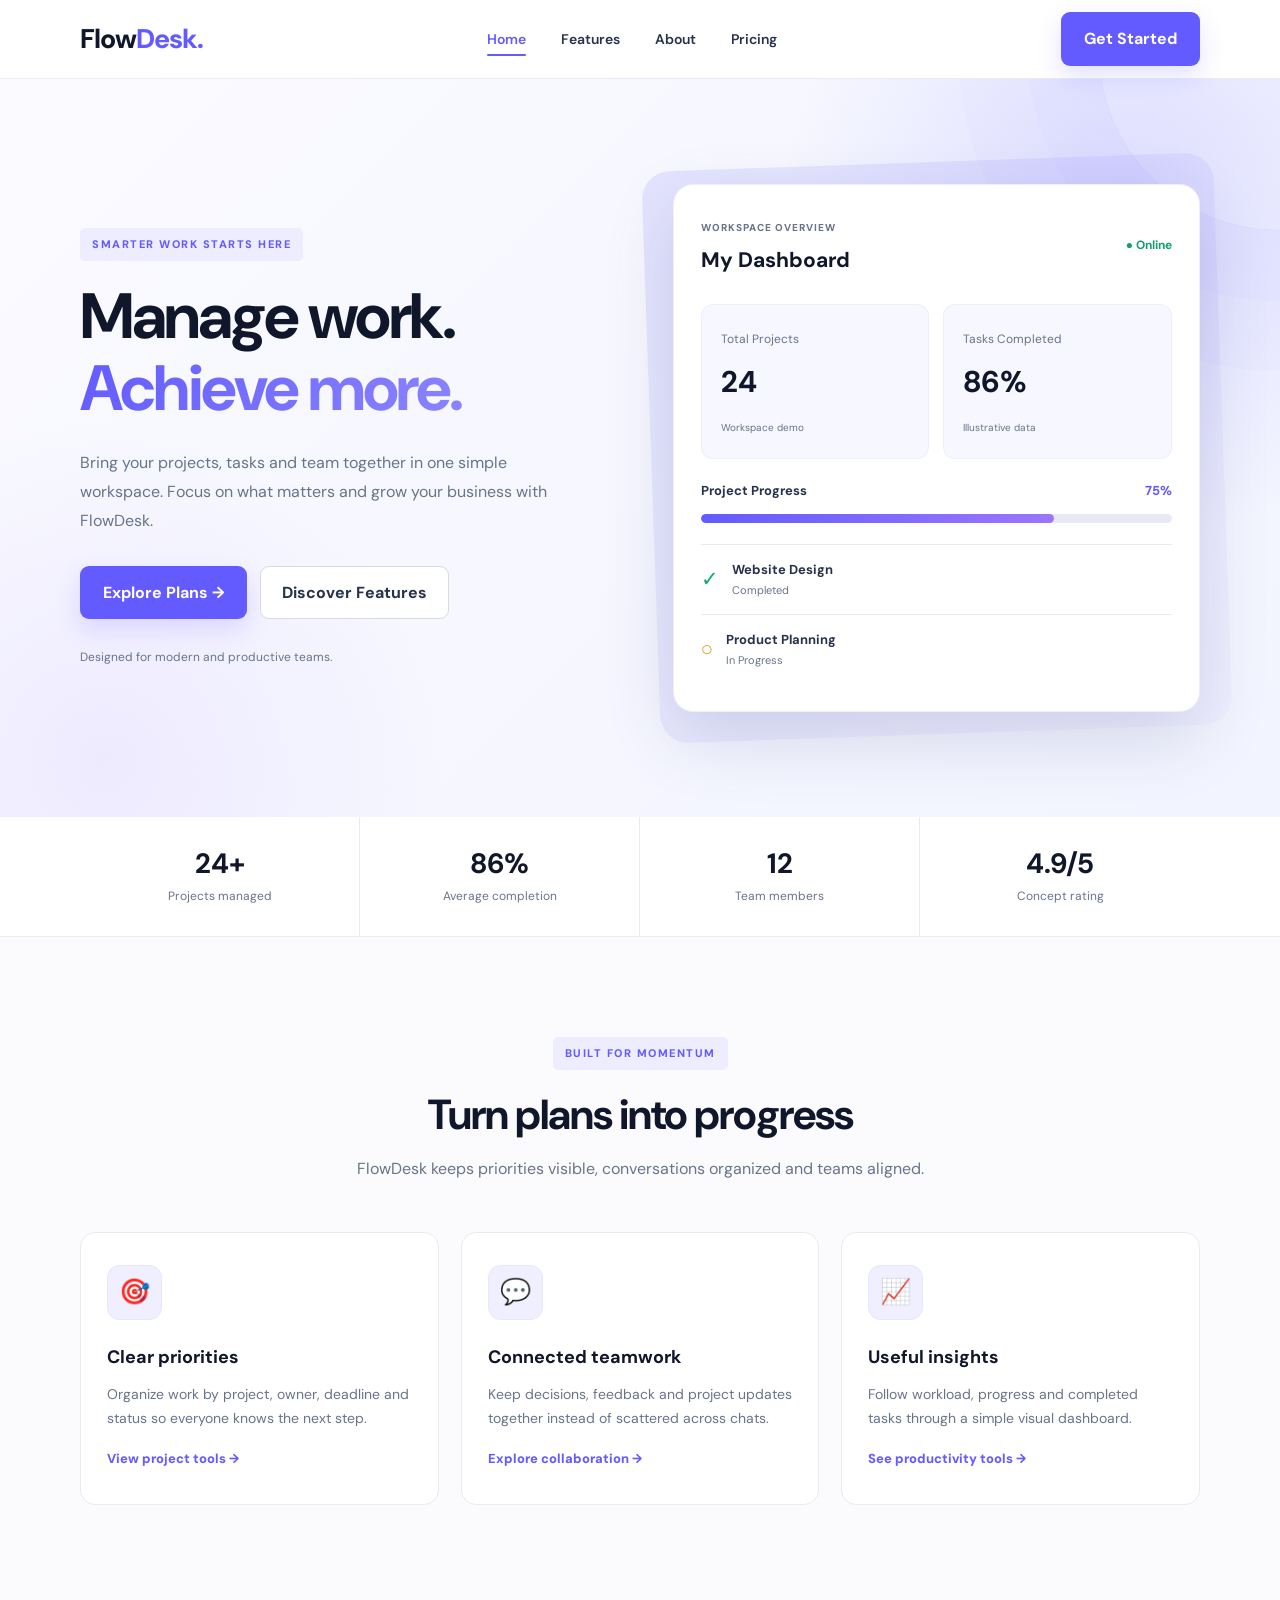
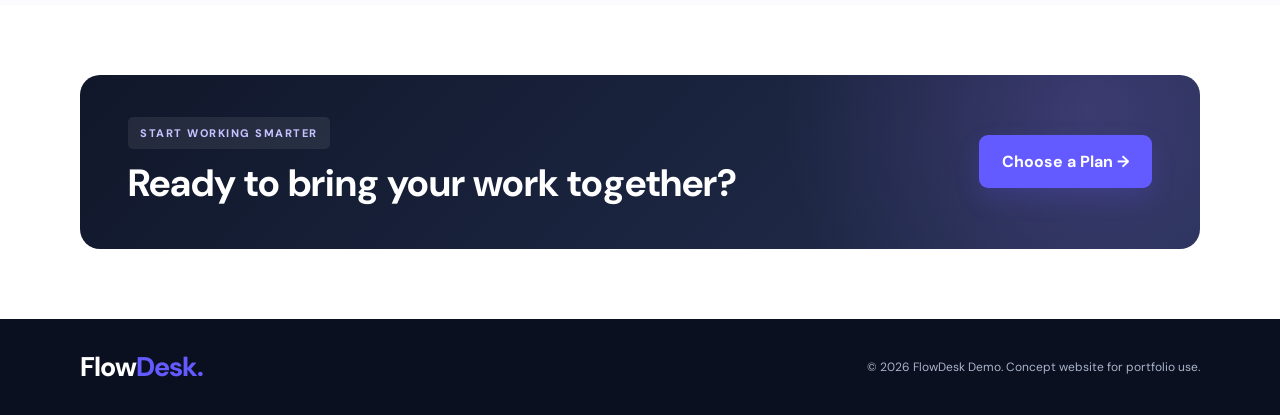
<file: index.html>
<!DOCTYPE html>
<html lang="en">
<head>
    <meta charset="UTF-8">
    <meta name="viewport" content="width=device-width, initial-scale=1.0">

    <title>FlowDesk – Manage Work Smarter</title>

    <meta name="description"
        content="FlowDesk is a modern project management platform that helps teams organize projects, manage tasks and work smarter.">

    <meta name="keywords"
        content="FlowDesk, SaaS, project management, team collaboration, productivity software">

    <meta name="author" content="FlowDesk Demo">

    <meta name="theme-color" content="#10172a">

    <link rel="stylesheet" href="style.css">
</head>

<body>

    <!-- Navigation -->
    <header class="header">
        <nav class="navbar container">

            <a href="index.html" class="logo">
                Flow<span>Desk.</span>
            </a>

            <ul class="nav-links" id="navLinks">
                <li><a class="active" href="index.html">Home</a></li>
                <li><a href="features.html">Features</a></li>
                <li><a href="about.html">About</a></li>
                <li><a href="pricing.html">Pricing</a></li>
            </ul>

            <a href="pricing.html" class="nav-button">Get Started</a>

            <button class="menu-toggle" id="menuToggle"
                aria-label="Toggle navigation" aria-expanded="false">
                ☰
            </button>

        </nav>
    </header>

    <main>

        <!-- Hero Section -->
        <section class="hero" id="home">
            <div class="container hero-content">

                <div class="hero-text">
                    <span class="tag">SMARTER WORK STARTS HERE</span>

                    <h1>
                        Manage work.<br>
                        <span>Achieve more.</span>
                    </h1>

                    <p>
                        Bring your projects, tasks and team together
                        in one simple workspace. Focus on what matters
                        and grow your business with FlowDesk.
                    </p>

                    <div class="hero-buttons">
                        <a href="pricing.html" class="primary-btn">
                            Explore Plans →
                        </a>

                        <a href="features.html" class="secondary-btn">
                            Discover Features
                        </a>
                    </div>

                    <div class="trust-text">
                        Designed for modern and productive teams.
                    </div>
                </div>

                <div class="hero-visual">
                    <div class="dashboard-card">

                        <div class="dashboard-top">
                            <div>
                                <small>WORKSPACE OVERVIEW</small>
                                <h3>My Dashboard</h3>
                            </div>
                            <span class="online-dot">● Online</span>
                        </div>

                        <div class="stats-grid">
                            <div class="stat-box">
                                <small>Total Projects</small>
                                <h2>24</h2>
                                <span>Workspace demo</span>
                            </div>

                            <div class="stat-box">
                                <small>Tasks Completed</small>
                                <h2>86%</h2>
                                <span>Illustrative data</span>
                            </div>
                        </div>

                        <div class="progress-card">
                            <div class="progress-heading">
                                <strong>Project Progress</strong>
                                <span>75%</span>
                            </div>

                            <div class="progress-bar">
                                <div class="progress-fill"></div>
                            </div>
                        </div>

                        <div class="task-card">
                            <span class="task-check">✓</span>
                            <div>
                                <strong>Website Design</strong>
                                <small>Completed</small>
                            </div>
                        </div>

                        <div class="task-card">
                            <span class="task-pending">○</span>
                            <div>
                                <strong>Product Planning</strong>
                                <small>In Progress</small>
                            </div>
                        </div>

                    </div>
                </div>

            </div>
        </section>

        <section class="stats-strip">
            <div class="container stats-grid-wide">
                <div><strong>24+</strong><span>Projects managed</span></div>
                <div><strong>86%</strong><span>Average completion</span></div>
                <div><strong>12</strong><span>Team members</span></div>
                <div><strong>4.9/5</strong><span>Concept rating</span></div>
            </div>
        </section>

        <section class="home-features section-padding">
            <div class="container">
                <div class="section-heading">
                    <span class="tag">BUILT FOR MOMENTUM</span>
                    <h2>Turn plans into progress</h2>
                    <p>FlowDesk keeps priorities visible, conversations organized and teams aligned.</p>
                </div>
                <div class="feature-grid">
                    <article class="feature-card">
                        <div class="feature-icon">🎯</div>
                        <h3>Clear priorities</h3>
                        <p>Organize work by project, owner, deadline and status so everyone knows the next step.</p>
                        <a class="text-link" href="features.html">View project tools →</a>
                    </article>
                    <article class="feature-card">
                        <div class="feature-icon">💬</div>
                        <h3>Connected teamwork</h3>
                        <p>Keep decisions, feedback and project updates together instead of scattered across chats.</p>
                        <a class="text-link" href="features.html">Explore collaboration →</a>
                    </article>
                    <article class="feature-card">
                        <div class="feature-icon">📈</div>
                        <h3>Useful insights</h3>
                        <p>Follow workload, progress and completed tasks through a simple visual dashboard.</p>
                        <a class="text-link" href="features.html">See productivity tools →</a>
                    </article>
                </div>
            </div>
        </section>

        <section class="cta-section">
            <div class="container cta-box">
                <div>
                    <span class="tag">START WORKING SMARTER</span>
                    <h2>Ready to bring your work together?</h2>
                </div>
                <a href="pricing.html" class="primary-btn">Choose a Plan →</a>
            </div>
        </section>

    </main>

    <!-- Footer -->
    <footer class="footer">
        <div class="container footer-content">
            <a href="index.html" class="logo">Flow<span>Desk.</span></a>

            <p>© 2026 FlowDesk Demo. Concept website for portfolio use.</p>

        </div>
    </footer>

    <script src="script.js"></script>

</body>
</html>
</file>
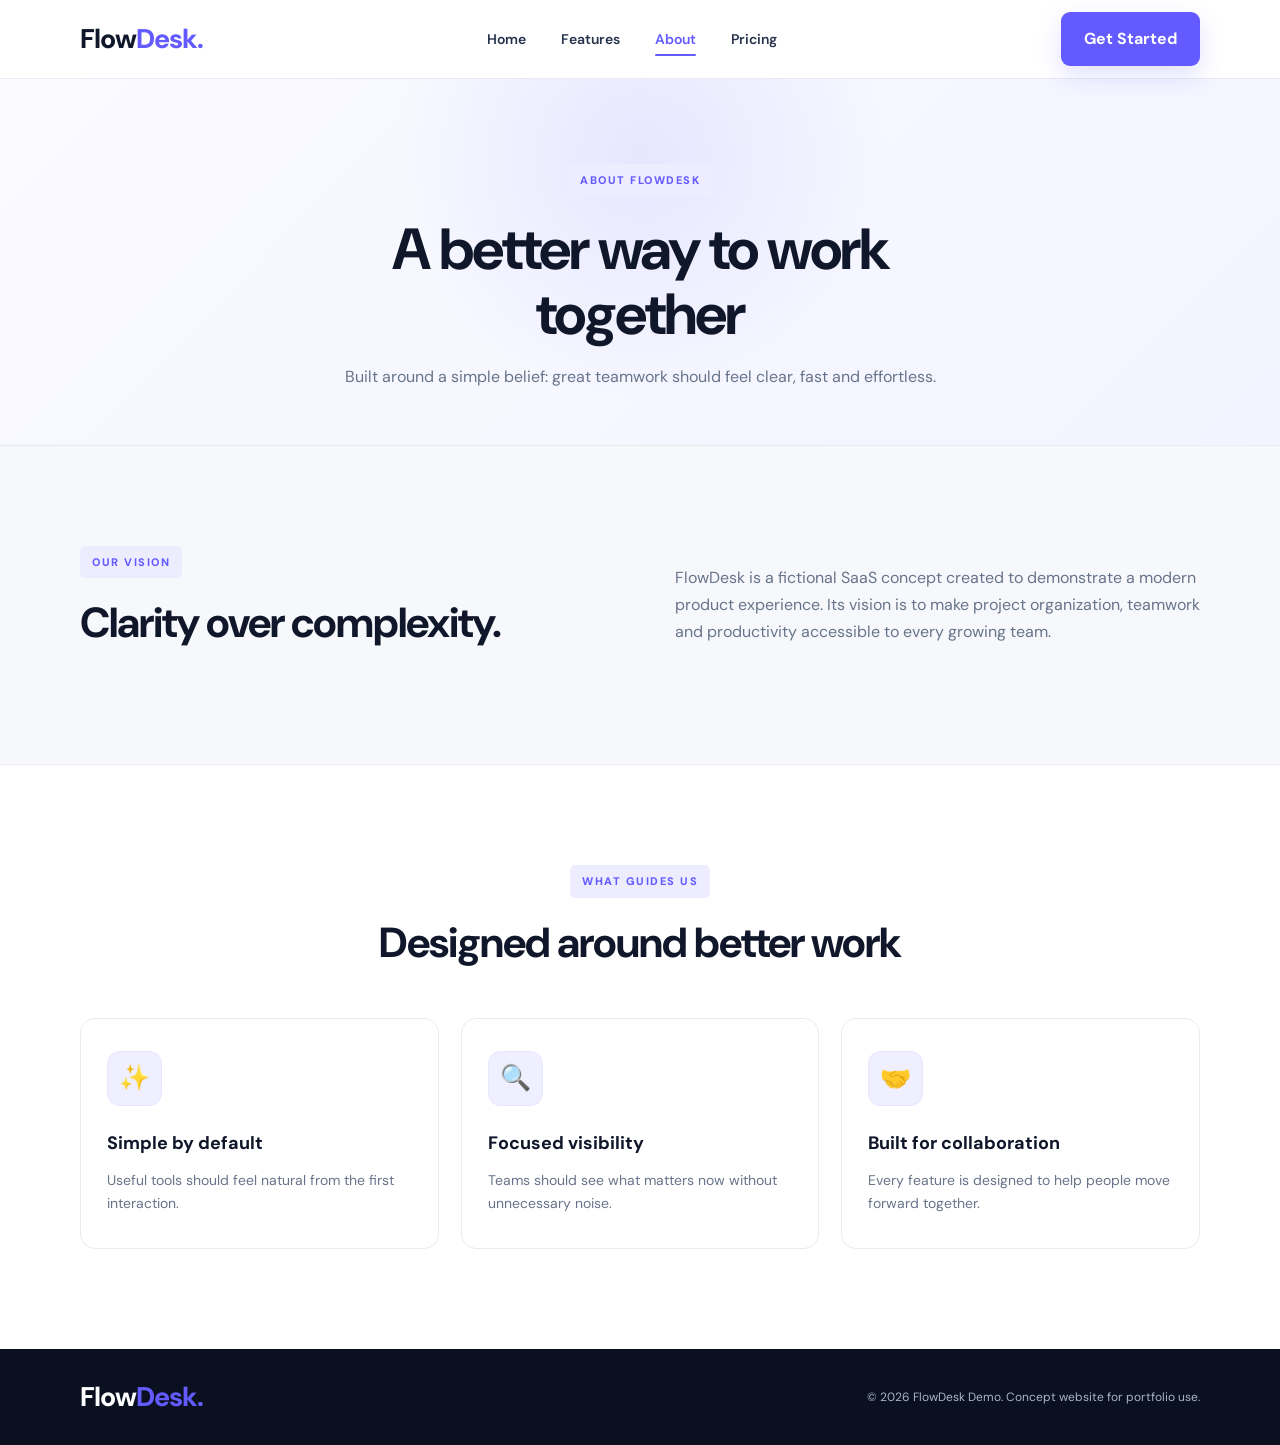
<file: about.html>
<!DOCTYPE html>
<html lang="en">
<head>
    <meta charset="UTF-8">
    <meta name="viewport" content="width=device-width, initial-scale=1.0">
    <title>About – FlowDesk</title>
    <meta name="description" content="Learn about the FlowDesk modern work management concept.">
    <link rel="stylesheet" href="style.css">
</head>
<body>
    <header class="header">
        <nav class="navbar container">
            <a href="index.html" class="logo">Flow<span>Desk.</span></a>
            <ul class="nav-links" id="navLinks">
                <li><a href="index.html">Home</a></li>
                <li><a href="features.html">Features</a></li>
                <li><a class="active" href="about.html">About</a></li>
                <li><a href="pricing.html">Pricing</a></li>
            </ul>
            <a href="pricing.html" class="nav-button">Get Started</a>
            <button class="menu-toggle" id="menuToggle" aria-label="Toggle navigation" aria-expanded="false">☰</button>
        </nav>
    </header>
    <main>
        <section class="page-hero">
            <div class="container section-heading">
                <span class="tag">ABOUT FLOWDESK</span>
                <h1>A better way to work together</h1>
                <p>Built around a simple belief: great teamwork should feel clear, fast and effortless.</p>
            </div>
        </section>
        <section class="about section-padding">
            <div class="container about-content">
                <div>
                    <span class="tag">OUR VISION</span>
                    <h2>Clarity over complexity.</h2>
                </div>
                <p>FlowDesk is a fictional SaaS concept created to demonstrate a modern product experience. Its vision is to make project organization, teamwork and productivity accessible to every growing team.</p>
            </div>
        </section>
        <section class="values section-padding">
            <div class="container">
                <div class="section-heading">
                    <span class="tag">WHAT GUIDES US</span>
                    <h2>Designed around better work</h2>
                </div>
                <div class="feature-grid">
                    <article class="feature-card">
                        <div class="feature-icon">✨</div>
                        <h3>Simple by default</h3>
                        <p>Useful tools should feel natural from the first interaction.</p>
                    </article>
                    <article class="feature-card">
                        <div class="feature-icon">🔍</div>
                        <h3>Focused visibility</h3>
                        <p>Teams should see what matters now without unnecessary noise.</p>
                    </article>
                    <article class="feature-card">
                        <div class="feature-icon">🤝</div>
                        <h3>Built for collaboration</h3>
                        <p>Every feature is designed to help people move forward together.</p>
                    </article>
                </div>
            </div>
        </section>
    </main>
    <footer class="footer">
        <div class="container footer-content">
            <a href="index.html" class="logo">Flow<span>Desk.</span></a>
            <p>© 2026 FlowDesk Demo. Concept website for portfolio use.</p>
        </div>
    </footer>
    <script src="script.js"></script>
</body>
</html>
</file>
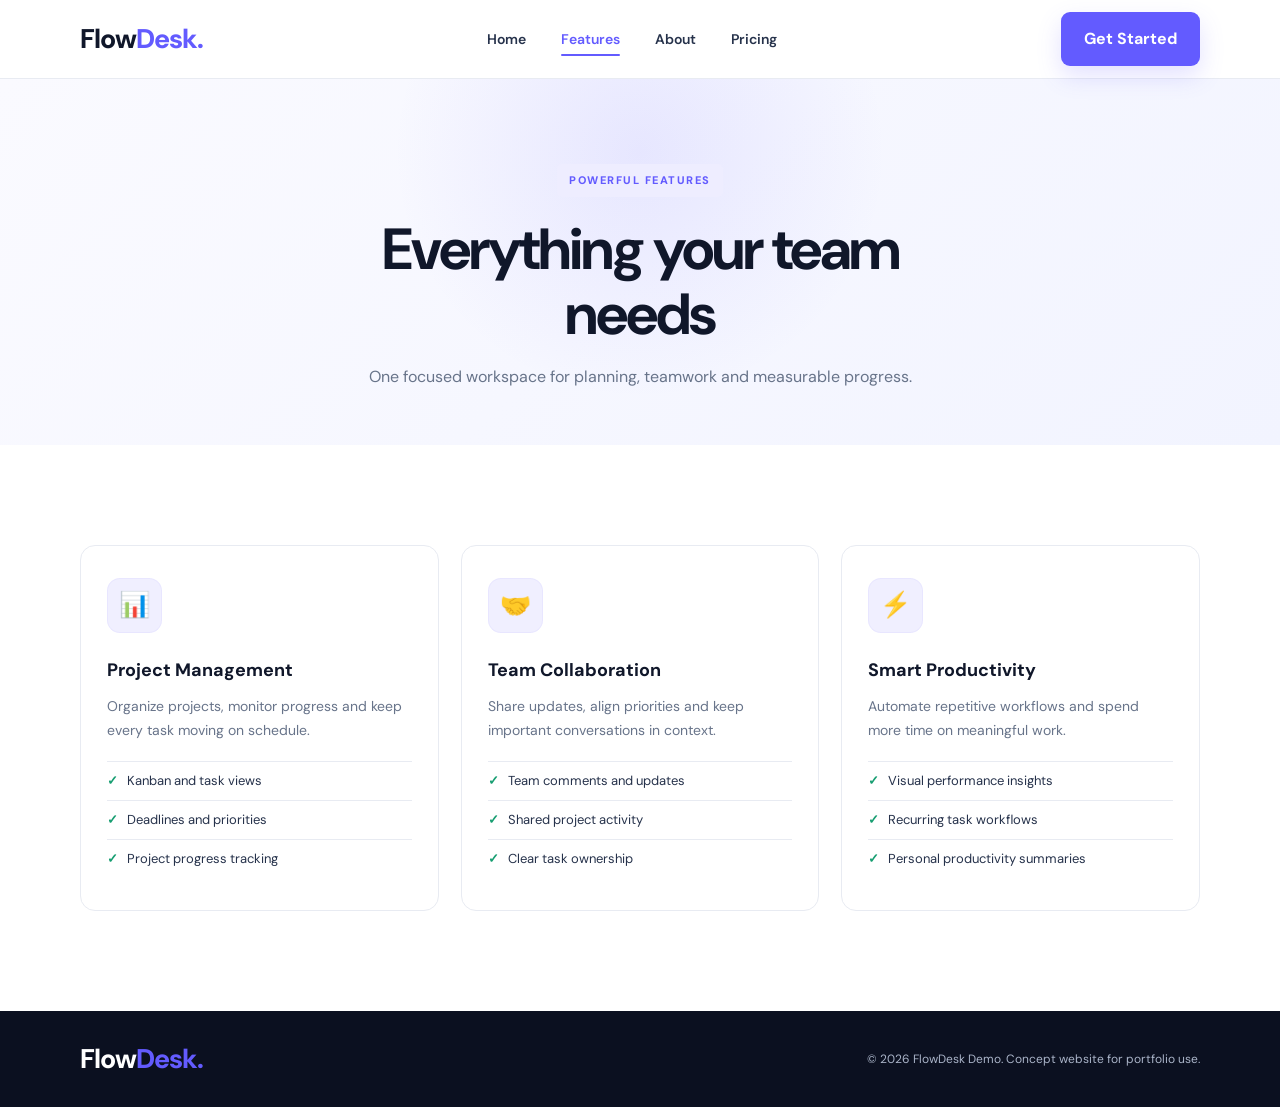
<file: features.html>
<!DOCTYPE html>
<html lang="en">
<head>
    <meta charset="UTF-8">
    <meta name="viewport" content="width=device-width, initial-scale=1.0">
    <title>Features – FlowDesk</title>
    <meta name="description" content="Explore FlowDesk project management, collaboration and productivity features.">
    <link rel="stylesheet" href="style.css">
</head>
<body>
    <header class="header">
        <nav class="navbar container">
            <a href="index.html" class="logo">Flow<span>Desk.</span></a>
            <ul class="nav-links" id="navLinks">
                <li><a href="index.html">Home</a></li>
                <li><a class="active" href="features.html">Features</a></li>
                <li><a href="about.html">About</a></li>
                <li><a href="pricing.html">Pricing</a></li>
            </ul>
            <a href="pricing.html" class="nav-button">Get Started</a>
            <button class="menu-toggle" id="menuToggle" aria-label="Toggle navigation" aria-expanded="false">☰</button>
        </nav>
    </header>
    <main>
        <section class="page-hero">
            <div class="container section-heading">
                <span class="tag">POWERFUL FEATURES</span>
                <h1>Everything your team needs</h1>
                <p>One focused workspace for planning, teamwork and measurable progress.</p>
            </div>
        </section>
        <section class="features section-padding">
            <div class="container feature-grid">
                <article class="feature-card">
                    <div class="feature-icon">📊</div>
                    <h3>Project Management</h3>
                    <p>Organize projects, monitor progress and keep every task moving on schedule.</p>
                    <ul class="feature-list">
                        <li>Kanban and task views</li>
                        <li>Deadlines and priorities</li>
                        <li>Project progress tracking</li>
                    </ul>
                </article>
                <article class="feature-card">
                    <div class="feature-icon">🤝</div>
                    <h3>Team Collaboration</h3>
                    <p>Share updates, align priorities and keep important conversations in context.</p>
                    <ul class="feature-list">
                        <li>Team comments and updates</li>
                        <li>Shared project activity</li>
                        <li>Clear task ownership</li>
                    </ul>
                </article>
                <article class="feature-card">
                    <div class="feature-icon">⚡</div>
                    <h3>Smart Productivity</h3>
                    <p>Automate repetitive workflows and spend more time on meaningful work.</p>
                    <ul class="feature-list">
                        <li>Visual performance insights</li>
                        <li>Recurring task workflows</li>
                        <li>Personal productivity summaries</li>
                    </ul>
                </article>
            </div>
        </section>
    </main>
    <footer class="footer">
        <div class="container footer-content">
            <a href="index.html" class="logo">Flow<span>Desk.</span></a>
            <p>© 2026 FlowDesk Demo. Concept website for portfolio use.</p>
        </div>
    </footer>
    <script src="script.js"></script>
</body>
</html>
</file>
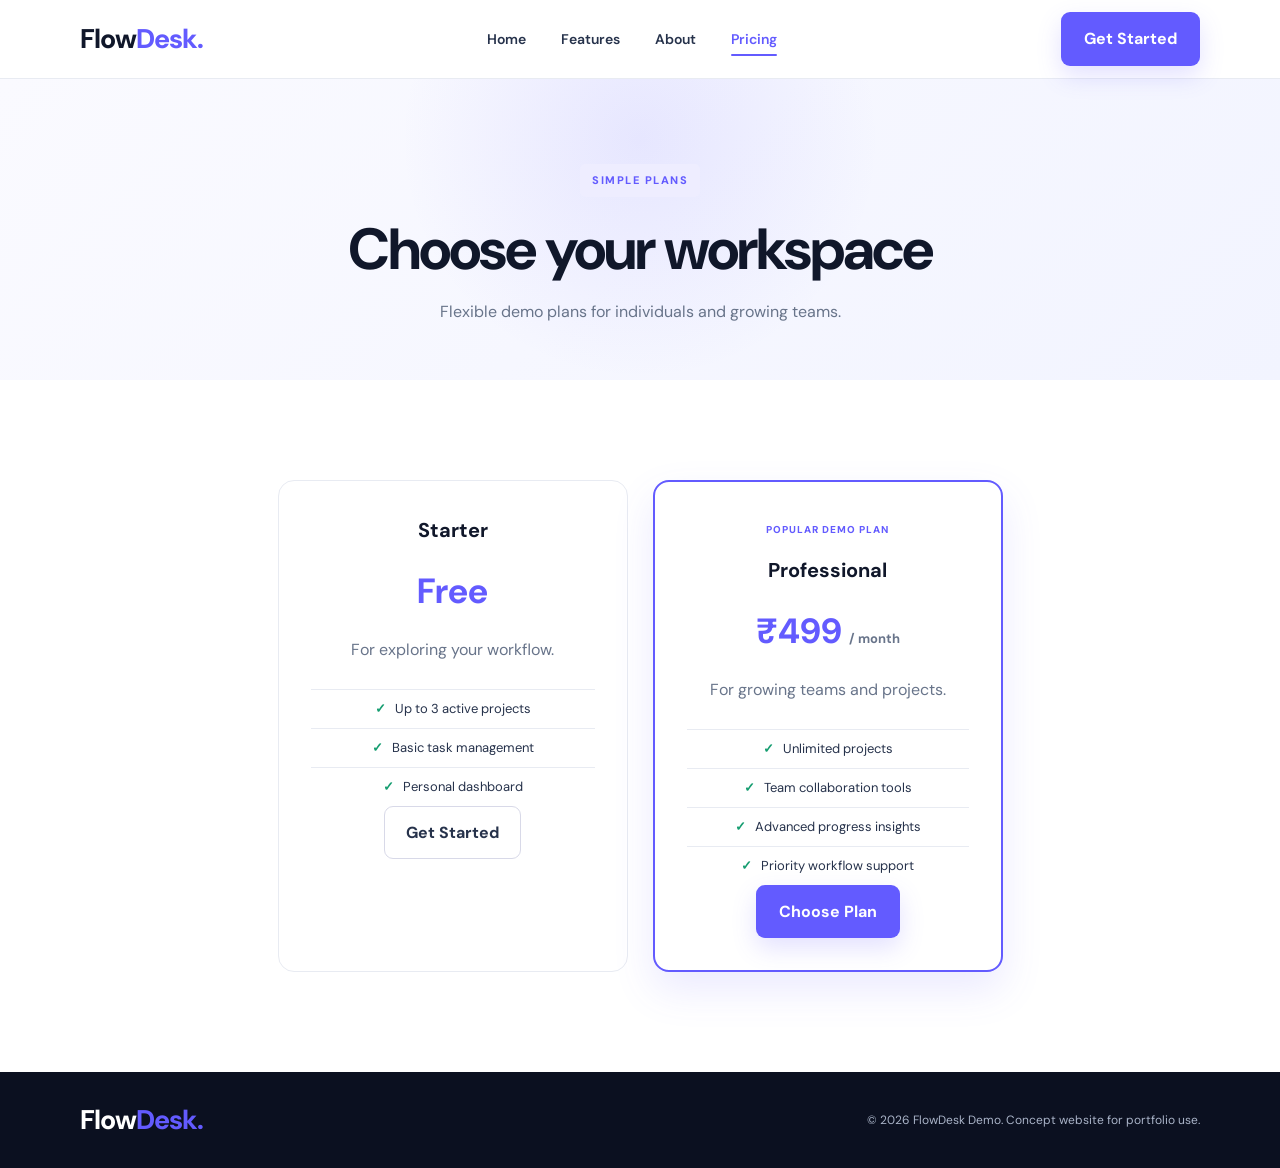
<file: pricing.html>
<!DOCTYPE html>
<html lang="en">
<head>
    <meta charset="UTF-8">
    <meta name="viewport" content="width=device-width, initial-scale=1.0">
    <title>Pricing – FlowDesk</title>
    <meta name="description" content="View FlowDesk starter and professional demo plans.">
    <link rel="stylesheet" href="style.css">
</head>
<body>
    <header class="header">
        <nav class="navbar container">
            <a href="index.html" class="logo">Flow<span>Desk.</span></a>
            <ul class="nav-links" id="navLinks">
                <li><a href="index.html">Home</a></li>
                <li><a href="features.html">Features</a></li>
                <li><a href="about.html">About</a></li>
                <li><a class="active" href="pricing.html">Pricing</a></li>
            </ul>
            <a href="pricing.html" class="nav-button">Get Started</a>
            <button class="menu-toggle" id="menuToggle" aria-label="Toggle navigation" aria-expanded="false">☰</button>
        </nav>
    </header>
    <main>
        <section class="page-hero">
            <div class="container section-heading">
                <span class="tag">SIMPLE PLANS</span>
                <h1>Choose your workspace</h1>
                <p>Flexible demo plans for individuals and growing teams.</p>
            </div>
        </section>
        <section class="pricing section-padding">
            <div class="container pricing-grid">
                <article class="price-card">
                    <h3>Starter</h3>
                    <h2>Free</h2>
                    <p>For exploring your workflow.</p>
                    <ul class="plan-list">
                        <li>Up to 3 active projects</li>
                        <li>Basic task management</li>
                        <li>Personal dashboard</li>
                    </ul>
                    <a href="mailto:hello@example.com" class="secondary-btn">Get Started</a>
                </article>
                <article class="price-card featured-price">
                    <span class="popular-label">POPULAR DEMO PLAN</span>
                    <h3>Professional</h3>
                    <h2>₹499 <small>/ month</small></h2>
                    <p>For growing teams and projects.</p>
                    <ul class="plan-list">
                        <li>Unlimited projects</li>
                        <li>Team collaboration tools</li>
                        <li>Advanced progress insights</li>
                        <li>Priority workflow support</li>
                    </ul>
                    <a href="mailto:hello@example.com" class="primary-btn">Choose Plan</a>
                </article>
            </div>
        </section>
    </main>
    <footer class="footer">
        <div class="container footer-content">
            <a href="index.html" class="logo">Flow<span>Desk.</span></a>
            <p>© 2026 FlowDesk Demo. Concept website for portfolio use.</p>
        </div>
    </footer>
    <script src="script.js"></script>
</body>
</html>
</file>
<file: style.css>
/* =================================
   FLOWDESK - PROFESSIONAL SAAS DESIGN
================================= */

@import url('https://fonts.googleapis.com/css2?family=DM+Sans:wght@400;500;600;700;800&display=swap');

:root {
    --primary: #635bff;
    --primary-dark: #4b43dc;
    --primary-light: #8b85ff;
    --dark: #10172a;
    --text: #26324b;
    --muted: #68748a;
    --light: #f6f8fc;
    --white: #ffffff;
    --border: #e8ebf2;
    --shadow: 0 20px 50px rgba(31, 36, 78, 0.10);
}

* {
    margin: 0;
    padding: 0;
    box-sizing: border-box;
}

html {
    scroll-behavior: smooth;
}

body {
    font-family: 'DM Sans', sans-serif;
    color: var(--text);
    background: var(--white);
    line-height: 1.7;
    -webkit-font-smoothing: antialiased;
}

a {
    text-decoration: none;
    color: inherit;
}

button {
    font: inherit;
}

.container {
    width: min(1120px, 90%);
    margin: auto;
}

.section-padding {
    padding: 100px 0;
}

/* NAVIGATION */

.header {
    background: rgba(255, 255, 255, 0.88);
    backdrop-filter: blur(18px);
    -webkit-backdrop-filter: blur(18px);
    border-bottom: 1px solid var(--border);
    position: sticky;
    top: 0;
    z-index: 1000;
}

.navbar {
    min-height: 78px;
    display: flex;
    align-items: center;
    justify-content: space-between;
    gap: 25px;
}

.logo {
    font-size: 27px;
    font-weight: 800;
    color: var(--dark);
    letter-spacing: -1px;
}

.logo span {
    color: var(--primary);
}

.nav-links {
    display: flex;
    align-items: center;
    gap: 35px;
    list-style: none;
}

.nav-links a {
    font-size: 14px;
    font-weight: 600;
    transition: color 0.3s;
    position: relative;
}

.nav-links a:hover {
    color: var(--primary);
}

.nav-links a::after {
    content: "";
    position: absolute;
    left: 0;
    right: 0;
    bottom: -8px;
    height: 2px;
    border-radius: 2px;
    background: var(--primary);
    transform: scaleX(0);
    transition: transform 0.25s ease;
}

.nav-links a:hover::after {
    transform: scaleX(1);
}

.nav-links a.active {
    color: var(--primary);
}

.nav-links a.active::after {
    transform: scaleX(1);
}

.nav-button,
.primary-btn {
    display: inline-block;
    background: var(--primary);
    color: var(--white);
    padding: 13px 23px;
    border-radius: 9px;
    font-weight: 700;
    transition: 0.3s;
    box-shadow: 0 10px 24px rgba(99, 91, 255, 0.18);
}

.nav-button:hover,
.primary-btn:hover {
    background: var(--primary-dark);
    transform: translateY(-2px);
    box-shadow: 0 14px 28px rgba(99, 91, 255, 0.25);
}

.menu-toggle {
    display: none;
    border: 0;
    background: none;
    font-size: 27px;
    cursor: pointer;
}

/* HERO SECTION */

.hero {
    background:
        radial-gradient(circle at 88% 16%, rgba(99, 91, 255, 0.16), transparent 27%),
        radial-gradient(circle at 8% 92%, rgba(155, 118, 255, 0.10), transparent 25%),
        linear-gradient(135deg, #fafaff 0%, #f2f4ff 100%);
    padding: 105px 0;
    overflow: hidden;
    position: relative;
}

.hero::before {
    content: "";
    position: absolute;
    width: 360px;
    height: 360px;
    border: 1px solid rgba(99, 91, 255, 0.08);
    border-radius: 50%;
    right: -180px;
    top: -210px;
    box-shadow: 0 0 0 70px rgba(99, 91, 255, 0.025), 0 0 0 140px rgba(99, 91, 255, 0.015);
}

.hero-content {
    display: grid;
    grid-template-columns: 1fr 1fr;
    align-items: center;
    gap: 65px;
}

.tag {
    display: inline-block;
    color: var(--primary);
    background: #eeedff;
    font-size: 11px;
    font-weight: 800;
    letter-spacing: 1.5px;
    padding: 7px 12px;
    border-radius: 5px;
    margin-bottom: 20px;
}

.hero h1 {
    color: var(--dark);
    font-size: clamp(42px, 5vw, 65px);
    line-height: 1.12;
    letter-spacing: -2.5px;
    margin-bottom: 25px;
}

.hero h1 span {
    color: var(--primary);
    background: linear-gradient(120deg, var(--primary), var(--primary-light));
    -webkit-background-clip: text;
    background-clip: text;
    -webkit-text-fill-color: transparent;
}

.hero-text > p {
    color: var(--muted);
    max-width: 490px;
    margin-bottom: 30px;
    font-size: 16px;
    line-height: 1.8;
}

.hero-buttons {
    display: flex;
    align-items: center;
    flex-wrap: wrap;
    gap: 13px;
}

.secondary-btn {
    display: inline-block;
    padding: 12px 21px;
    border: 1px solid #d8d9e8;
    border-radius: 9px;
    font-weight: 700;
    background: var(--white);
    transition: 0.3s;
}

.secondary-btn:hover {
    border-color: var(--primary);
    color: var(--primary);
    transform: translateY(-2px);
}

.trust-text {
    color: var(--muted);
    font-size: 12px;
    margin-top: 28px;
}

.stats-strip {
    background: var(--white);
    border-bottom: 1px solid var(--border);
}

.stats-grid-wide {
    display: grid;
    grid-template-columns: repeat(4, 1fr);
}

.stats-grid-wide div {
    text-align: center;
    padding: 30px 20px;
    border-right: 1px solid var(--border);
}

.stats-grid-wide div:last-child {
    border-right: 0;
}

.stats-grid-wide strong,
.stats-grid-wide span {
    display: block;
}

.stats-grid-wide strong {
    color: var(--dark);
    font-size: 28px;
    line-height: 1.2;
    margin-bottom: 5px;
}

.stats-grid-wide span {
    color: var(--muted);
    font-size: 12px;
}

.home-features {
    background: #fbfbfe;
}

.text-link {
    display: inline-block;
    color: var(--primary);
    font-size: 13px;
    font-weight: 800;
    margin-top: 18px;
}

.cta-section {
    padding: 70px 0;
    background: var(--white);
}

.cta-box {
    display: flex;
    align-items: center;
    justify-content: space-between;
    gap: 30px;
    padding: 42px 48px;
    border-radius: 20px;
    background:
        radial-gradient(circle at 90% 20%, rgba(155, 118, 255, 0.22), transparent 30%),
        linear-gradient(135deg, var(--dark), #242f50);
}

.cta-box .tag {
    margin-bottom: 12px;
    background: rgba(255, 255, 255, 0.08);
    color: #c6c1ff;
}

.cta-box h2 {
    color: var(--white);
    font-size: clamp(26px, 4vw, 38px);
    line-height: 1.2;
}

.page-hero {
    padding: 85px 0 55px;
    text-align: center;
    background:
        radial-gradient(circle at 50% 20%, rgba(99, 91, 255, 0.11), transparent 35%),
        linear-gradient(135deg, #fafaff, #f2f4ff);
}

.page-hero h1 {
    color: var(--dark);
    font-size: clamp(38px, 5vw, 58px);
    line-height: 1.12;
    letter-spacing: -2px;
    margin-bottom: 16px;
}

.page-hero .section-heading {
    margin-bottom: 0;
}

/* DASHBOARD PREVIEW */

.hero-visual {
    position: relative;
}

.hero-visual::before {
    content: "";
    position: absolute;
    inset: -22px;
    border-radius: 28px;
    background: linear-gradient(135deg, rgba(99, 91, 255, 0.13), rgba(155, 118, 255, 0.04));
    transform: rotate(-2deg);
}

.dashboard-card {
    background: var(--white);
    padding: 27px;
    border-radius: 20px;
    box-shadow: 0 25px 70px rgba(44, 49, 110, 0.16);
    border: 1px solid #eeeeF8;
    position: relative;
    animation: floatDashboard 6s ease-in-out infinite;
}

@keyframes floatDashboard {
    0%, 100% { transform: translateY(0); }
    50% { transform: translateY(-7px); }
}

.dashboard-top {
    display: flex;
    justify-content: space-between;
    align-items: center;
    margin-bottom: 25px;
}

.dashboard-top small {
    color: var(--muted);
    font-size: 10px;
    font-weight: 800;
    letter-spacing: 1px;
}

.dashboard-top h3 {
    color: var(--dark);
    font-size: 21px;
    margin-top: 4px;
}

.online-dot {
    color: #159d70;
    font-size: 12px;
    font-weight: 700;
}

.stats-grid {
    display: grid;
    grid-template-columns: 1fr 1fr;
    gap: 14px;
}

.stat-box {
    padding: 19px;
    border-radius: 12px;
    background: #f6f7ff;
    border: 1px solid rgba(99, 91, 255, 0.06);
}

.stat-box small {
    color: var(--muted);
    font-size: 12px;
}

.stat-box h2 {
    font-size: 30px;
    color: var(--dark);
    margin: 5px 0;
}

.stat-box span {
    font-size: 10px;
    color: var(--muted);
}

.progress-card {
    padding: 21px 0;
}

.progress-heading {
    display: flex;
    justify-content: space-between;
    font-size: 13px;
    margin-bottom: 12px;
}

.progress-heading span {
    color: var(--primary);
    font-weight: 800;
}

.progress-bar {
    width: 100%;
    height: 9px;
    background: #e9e9f5;
    border-radius: 20px;
    overflow: hidden;
}

.progress-fill {
    width: 75%;
    height: 100%;
    background: linear-gradient(90deg, #635bff, #9b76ff);
    border-radius: 20px;
}

.task-card {
    display: flex;
    align-items: center;
    gap: 13px;
    border-top: 1px solid var(--border);
    padding: 14px 0;
}

.task-card strong,
.task-card small {
    display: block;
}

.task-card strong {
    font-size: 13px;
}

.task-card small {
    font-size: 11px;
    color: var(--muted);
}

.task-check {
    color: #12a879;
    font-size: 21px;
}

.task-pending {
    color: #e5a02b;
    font-size: 21px;
}

/* SECTION HEADINGS */

.section-heading {
    text-align: center;
    max-width: 620px;
    margin: 0 auto 50px;
}

.section-heading h2,
.about h2,
.contact h2 {
    font-size: clamp(30px, 4vw, 42px);
    color: var(--dark);
    line-height: 1.2;
    letter-spacing: -1px;
    margin-bottom: 15px;
}

.section-heading p {
    color: var(--muted);
}

/* FEATURES */

.features {
    background: var(--white);
}

.feature-grid {
    display: grid;
    grid-template-columns: repeat(3, 1fr);
    gap: 22px;
}

.feature-card {
    padding: 32px 26px;
    border: 1px solid var(--border);
    border-radius: 15px;
    background: var(--white);
    transition: 0.3s;
    position: relative;
    overflow: hidden;
}

.feature-card::before {
    content: "";
    position: absolute;
    left: 0;
    right: 0;
    top: 0;
    height: 3px;
    background: linear-gradient(90deg, var(--primary), var(--primary-light));
    transform: scaleX(0);
    transform-origin: left;
    transition: transform 0.3s ease;
}

.feature-card:hover {
    transform: translateY(-7px);
    border-color: #c9c5ff;
    box-shadow: 0 15px 35px rgba(55, 52, 120, 0.08);
}

.feature-card:hover::before {
    transform: scaleX(1);
}

.feature-icon {
    width: 55px;
    height: 55px;
    display: grid;
    place-items: center;
    background: #f0efff;
    border-radius: 13px;
    font-size: 25px;
    margin-bottom: 22px;
    box-shadow: inset 0 0 0 1px rgba(99, 91, 255, 0.06);
}

.feature-card h3 {
    color: var(--dark);
    font-size: 18px;
    margin-bottom: 10px;
}

.feature-card p {
    color: var(--muted);
    font-size: 14px;
}

.feature-list,
.plan-list {
    list-style: none;
    margin-top: 18px;
}

.feature-list li,
.plan-list li {
    color: var(--text);
    font-size: 13px;
    padding: 8px 0;
    border-top: 1px solid var(--border);
}

.feature-list li::before,
.plan-list li::before {
    content: "✓";
    color: #159d70;
    font-weight: 800;
    margin-right: 9px;
}

/* ABOUT */

.about {
    background: var(--light);
    border-top: 1px solid var(--border);
    border-bottom: 1px solid var(--border);
}

.about-content {
    display: grid;
    grid-template-columns: 1fr 1fr;
    align-items: center;
    gap: 70px;
}

.about-content p {
    color: var(--muted);
    font-size: 16px;
}

/* PRICING */

.pricing {
    background: var(--white);
}

.pricing-grid {
    display: grid;
    grid-template-columns: repeat(2, minmax(0, 350px));
    justify-content: center;
    gap: 25px;
}

.price-card {
    position: relative;
    padding: 32px;
    border: 1px solid var(--border);
    border-radius: 16px;
    text-align: center;
    background: var(--white);
    transition: 0.3s ease;
}

.price-card:hover {
    transform: translateY(-5px);
    box-shadow: var(--shadow);
}

.price-card h3 {
    font-size: 20px;
    color: var(--dark);
}

.price-card h2 {
    font-size: 35px;
    color: var(--primary);
    margin: 15px 0;
}

.price-card h2 small {
    font-size: 13px;
    color: var(--muted);
}

.price-card p {
    color: var(--muted);
    margin-bottom: 25px;
}

.featured-price {
    border: 2px solid var(--primary);
    box-shadow: 0 18px 40px rgba(99, 91, 255, 0.13);
}

.popular-label {
    display: inline-block;
    color: var(--primary);
    font-size: 10px;
    font-weight: 800;
    margin-bottom: 15px;
    letter-spacing: 1px;
}

/* CONTACT */

.contact {
    background:
        radial-gradient(circle at 50% 100%, rgba(99, 91, 255, 0.28), transparent 38%),
        linear-gradient(135deg, #10172a, #171f38);
    position: relative;
    overflow: hidden;
}

.contact::before,
.contact::after {
    content: "";
    position: absolute;
    width: 260px;
    height: 260px;
    border-radius: 50%;
    border: 1px solid rgba(255, 255, 255, 0.05);
}

.contact::before {
    left: -140px;
    top: -140px;
}

.contact::after {
    right: -140px;
    bottom: -140px;
}

.contact-box {
    text-align: center;
    max-width: 700px;
}

.contact h2 {
    color: var(--white);
}

.contact p {
    color: #b6c0d3;
    margin-bottom: 28px;
}

.contact .tag {
    background: #282c4c;
    color: #b3aaff;
}

.contact small {
    display: block;
    color: #aab4c8;
    font-size: 11px;
    margin-top: 20px;
}

/* FOOTER */

.footer {
    background: #0b1020;
    padding: 25px 0;
}

.footer-content {
    display: flex;
    align-items: center;
    justify-content: space-between;
    gap: 15px;
}

.footer .logo {
    color: var(--white);
}

.footer p {
    color: #aab4c8;
    font-size: 12px;
    text-align: right;
}

/* RESPONSIVE DESIGN */

@media (max-width: 850px) {

    .hero-content {
        grid-template-columns: 1fr;
        gap: 45px;
    }

    .hero {
        padding: 75px 0;
    }

    .hero-text {
        text-align: center;
    }

    .hero-text > p {
        margin-left: auto;
        margin-right: auto;
    }

    .hero-buttons {
        justify-content: center;
    }

    .trust-text {
        margin-top: 20px;
    }

    .hero-visual {
        max-width: 550px;
        width: 100%;
        margin: auto;
    }

    .feature-grid {
        grid-template-columns: 1fr 1fr;
    }

    .about-content {
        grid-template-columns: 1fr;
        gap: 20px;
    }

    .stats-grid-wide {
        grid-template-columns: 1fr 1fr;
    }

    .stats-grid-wide div:nth-child(2) {
        border-right: 0;
    }

    .stats-grid-wide div:nth-child(-n+2) {
        border-bottom: 1px solid var(--border);
    }

    .cta-box {
        text-align: center;
        flex-direction: column;
        padding: 38px 25px;
    }
}

@media (max-width: 600px) {

    .section-padding {
        padding: 70px 0;
    }

    .navbar {
        min-height: 68px;
    }

    .nav-button {
        display: none;
    }

    .menu-toggle {
        display: block;
    }

    .nav-links {
        display: none;
        position: absolute;
        top: 68px;
        left: 0;
        width: 100%;
        background: var(--white);
        padding: 22px 5%;
        flex-direction: column;
        align-items: flex-start;
        gap: 18px;
        border-bottom: 1px solid var(--border);
    }

    .nav-links.active {
        display: flex;
    }

    .hero {
        padding: 65px 0;
    }

    .hero h1 {
        font-size: 43px;
    }

    .dashboard-card {
        padding: 18px;
    }

    .feature-grid {
        grid-template-columns: 1fr;
    }

    .pricing-grid {
        grid-template-columns: 1fr;
    }

    .footer-content {
        flex-direction: column;
        text-align: center;
    }

    .footer p {
        text-align: center;
    }
}
</file>
